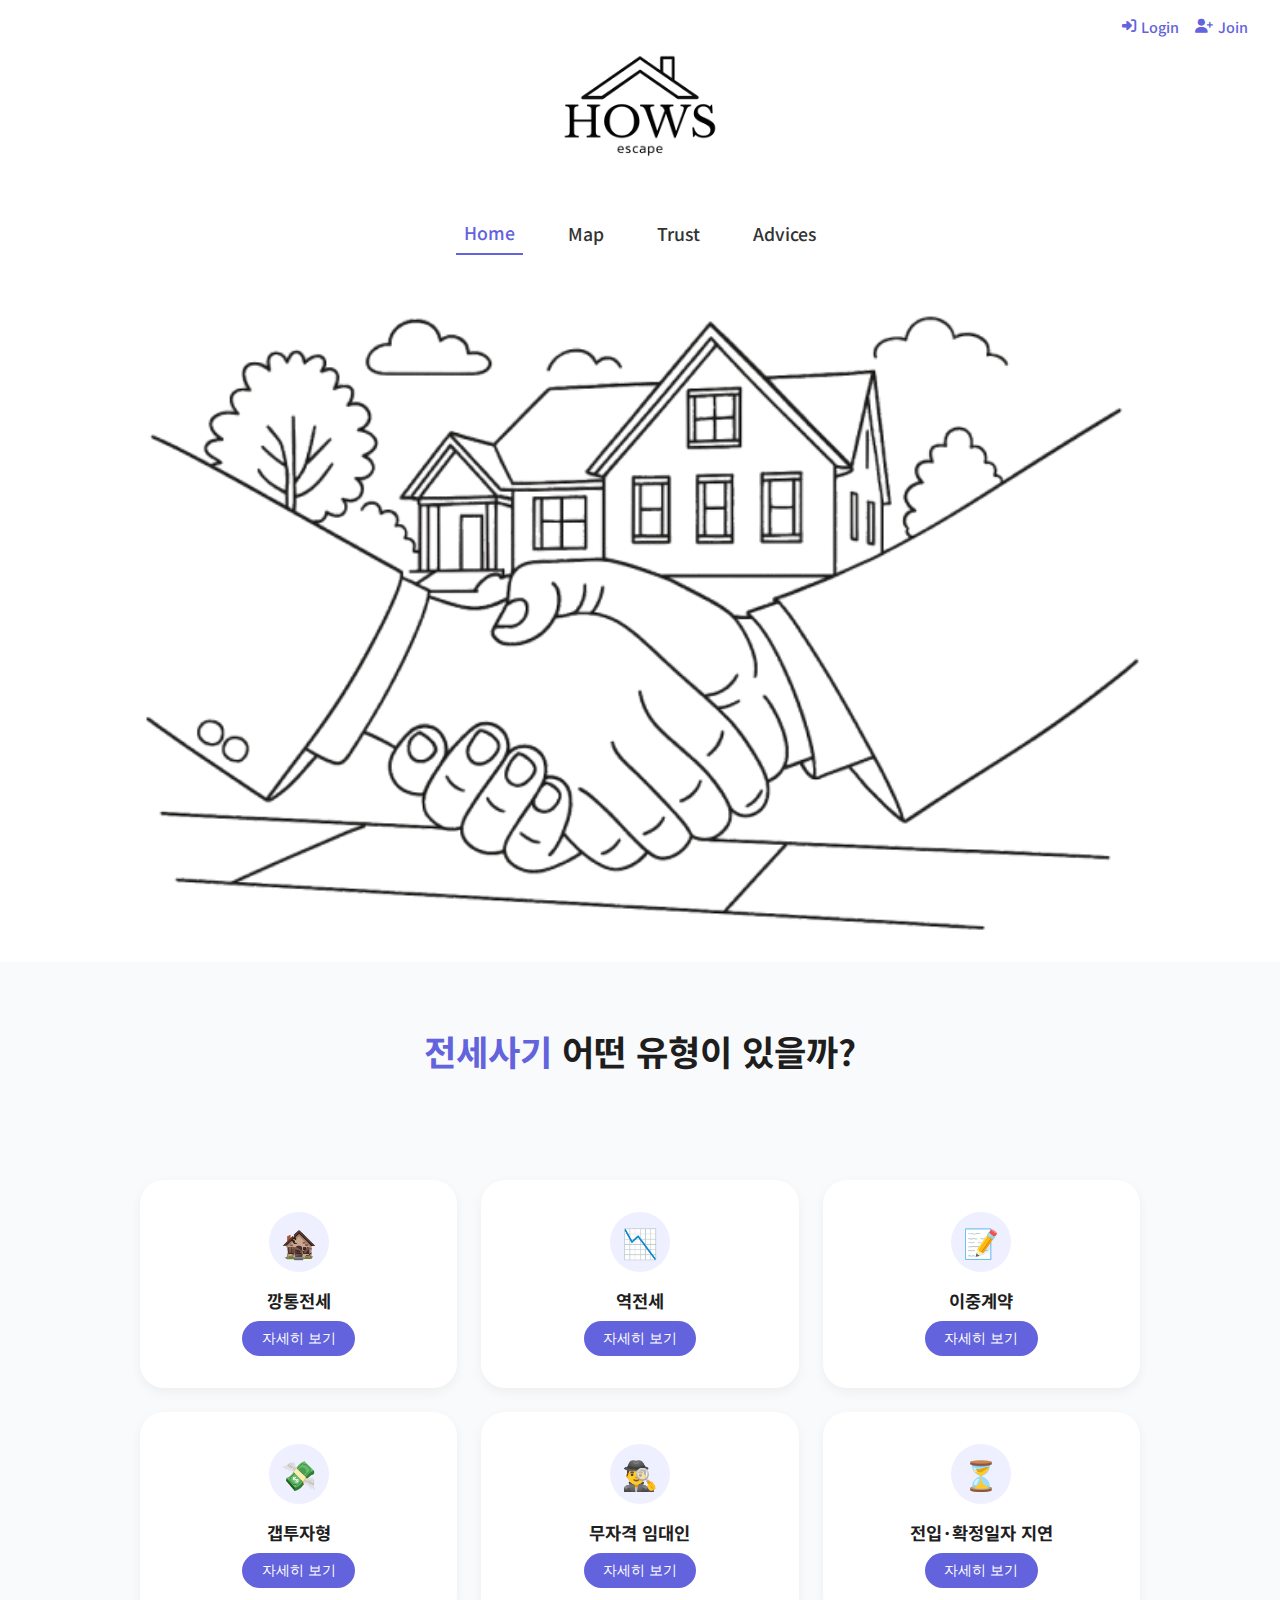
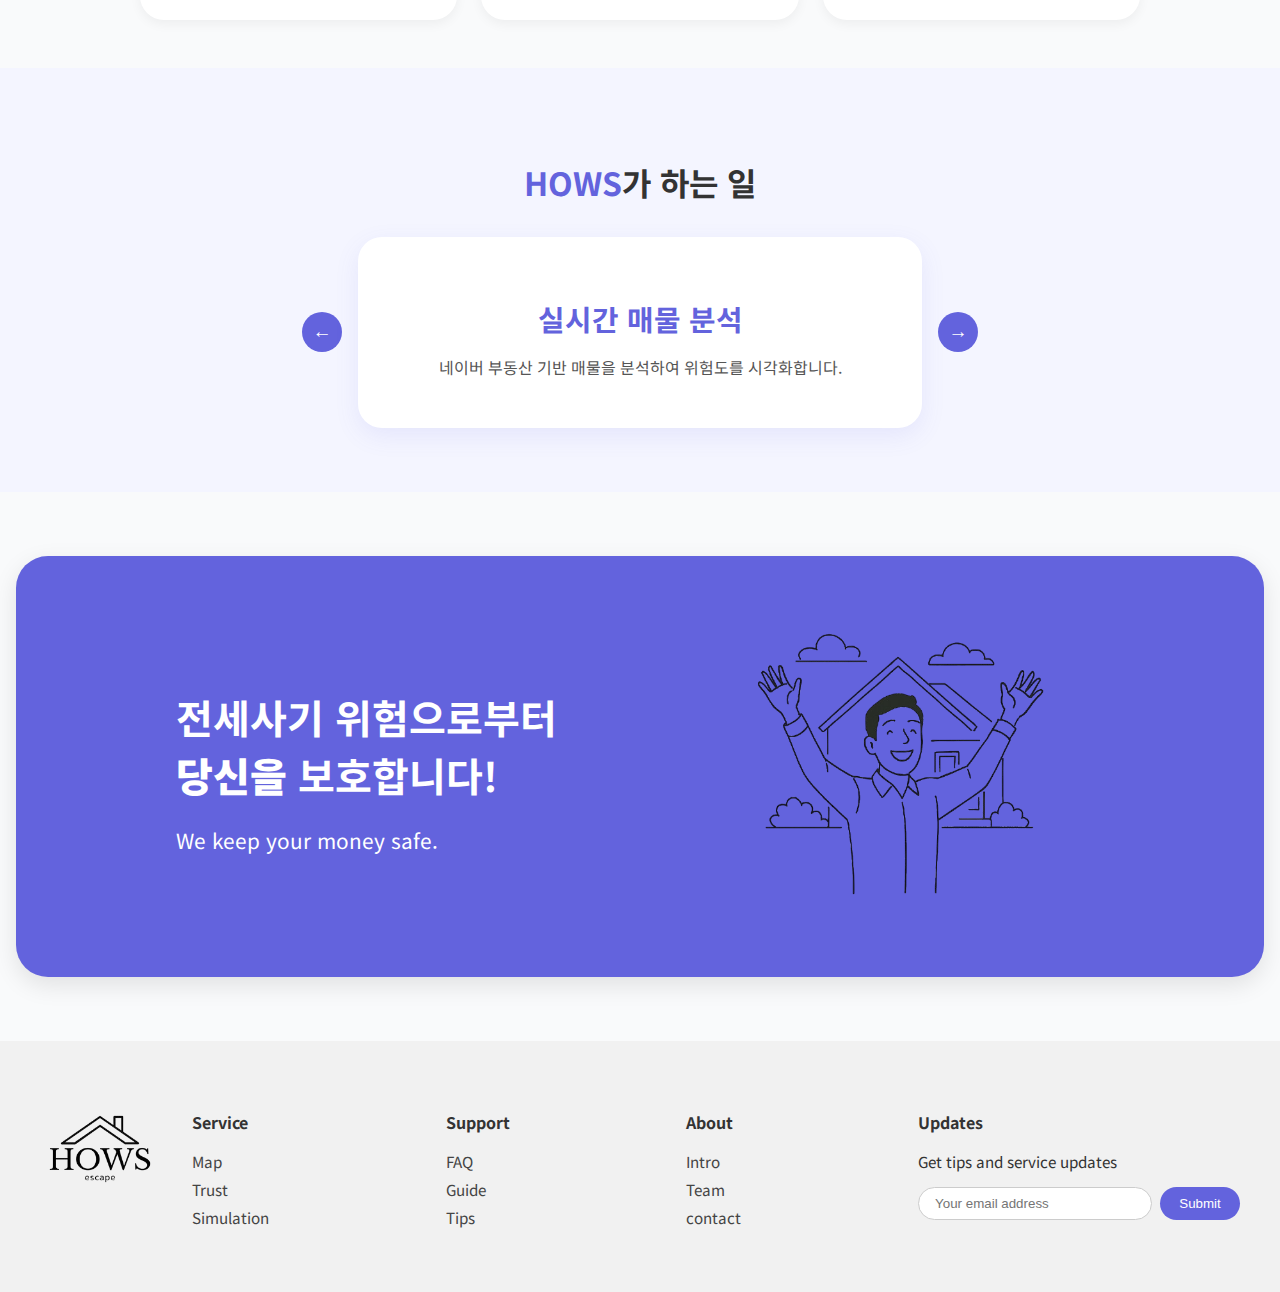
<file: template/html/index.html>
<!DOCTYPE html>
<html lang="ko">
<head>
  <meta charset="UTF-8" />
  <meta name="viewport" content="width=device-width, initial-scale=1.0" />
  <title>HOWS - 전세사기 방지</title>
  <link rel="stylesheet" href="../css/index.css" />
  <link href="https://fonts.googleapis.com/css2?family=Noto+Sans+KR:wght@400;500;700&display=swap" rel="stylesheet">
  <link rel="stylesheet" href="https://cdnjs.cloudflare.com/ajax/libs/font-awesome/6.5.0/css/all.min.css" />
  <script src="../js/index.js" defer></script>
</head>
<body class="home-page">

  <!-- 헤더 -->
  <header class="main-header">
    <a href="./index.html"><img src="../../assets/hows_logo.png" alt="HOWS 로고" class="logo" /></a>
    <div class="auth-top">
      <a href="#" class="auth-link login-link">
        <i class="fas fa-sign-in-alt"></i><span>Login</span>
      </a>
      <a href="#" class="auth-link join-link">
        <i class="fas fa-user-plus"></i><span>Join</span>
      </a>
    </div>
<!-- 로그인 상태 -->
  <div class="auth-top-loggedin" style="display: none;">
    <a href="./index.html" class="auth-link logout-link">
      <i class="fas fa-sign-out-alt"></i><span>Logout</span>
    </a>
    <a href="#" class="auth-link edit-link">
      <i class="fas fa-user-edit"></i><span>Edit</span>
    </a>
  </div>

   <!-- 로그인 모달 -->
<div id="login-modal" class="modal">
  <div class="modal-box">
    <div class="modal-left">
    <img src="../../assets/hows_logo.png" alt="Create Account 이미지" class="modal-image" />
      <a href="#" id="go-to-join">Create New Account</a>
    </div>
    <div class="modal-right">
      <form class="login-form" method="post" action="http://localhost:8000/login" onsubmit="return handleLogin(event)">
        <h2>Sign In</h2>
        <input type="text" name="id" placeholder="ID">
        <input type="password" name="pw" placeholder="Password">
        <input type="submit" value="Go →">
      </form>
    </div>
    <span class="close">&times;</span>
  </div>
</div>

<!-- 회원가입 모달 -->
<div id="join_modal" class="modal">
  <div class="modal-box-join">
    <form class="join-form" method="post", action="http://localhost:8000/join" onsubmit="return handleJoinSubmit(event)">
      <span class="close">&times;</span>
      <h1>Join us!</h1>
      <label for="name">이름</label>
      <input type="text" name="name" placeholder="Name" required>
      <label for="id">아이디</label>
      <input type="text" name="id" placeholder="ID" required>
      <label for="pw">비밀번호</label>
      <input type="password" name="pw" placeholder="Password" required>
      <label for="phone">전화번호</label>
      <input type="text" name="phone" placeholder="Phone Number" required>
      <label for="email">이메일</label>
      <input type="text" name="email" placeholder="Email" required>

      <button type="submit">Join</button>
    </form>
  </div>
</div>


    <nav class="nav-menu">
      <a href="./index.html" class="active">Home</a>
      <a href="./map.html">Map</a>
      <a href="./trust.html">Trust</a>
      <a href="./advices.html">Advices</a>
    </nav>
    <img src="../../assets/handshake-removebg.png" alt="악수 이미지" class="hero-img" />
  </header>
  <!-- 회원수정 모달 -->
  <div id="edit_modal" class="modal">
    <div class="modal-box-edit">
      <form class="edit-form" method="post", action="http://localhost:8000/edit" onsubmit="return handleeditSubmit(event)">
        <span class="close">&times;</span>
        <h1>Edit</h1>
        <label for="id">아이디</label>
        <input type="text" name="id" placeholder="ID" required readonly>
        <label for="pw">비밀번호</label>
        <input type="password" name="pw" placeholder="Password" required>
        <label for="phone">전화번호</label>
        <input type="text" name="phone" placeholder="Phone Number" required>
        <label for="email">이메일</label>
        <input type="text" name="email" placeholder="Email" required>
  
        <button type="submit">done!</button>
      </form>
    </div>
  </div>
  <!-- 메인 콘텐츠 -->
  <main>

    <!-- 소개 영역 -->
    <section class="hero-content">
      <h1><span class="highlight">전세사기</span> 어떤 유형이 있을까?</h1>
    </section>

    <!-- 카드형 유형 소개 -->
    <section id="tips" class="card-section">
      <div class="card-grid">
        <div class="card">
          <div class="icon-circle">🏚️</div>
          <h3>깡통전세</h3>
          
          <button class="card-btn" onclick="openModal('modal-ggangtong')">자세히 보기</button>
        </div>
        <div class="card">
          <div class="icon-circle">📉</div>
          <h3>역전세</h3>
          
          <button class="card-btn" onclick="openModal('modal-down')">자세히 보기</button>
        </div>
        <div class="card">
          <div class="icon-circle">📝</div>
          <h3>이중계약</h3>
          
          <button class="card-btn" onclick="openModal('modal-double')">자세히 보기</button>
        </div>
        <div class="card">
          <div class="icon-circle">💸</div>
          <h3>갭투자형</h3>
          
          <button class="card-btn" onclick="openModal('modal-fake')">자세히 보기</button>
        </div>
        <div class="card">
          <div class="icon-circle">🕵️‍♂️</div>
          <h3>무자격 임대인</h3>
          
          <button class="card-btn" onclick="openModal('modal-no')">자세히 보기</button>
        </div>
        <div class="card">
          <div class="icon-circle">⏳</div>
          <h3>전입·확정일자 지연</h3>
          
          <button class="card-btn" onclick="openModal('modal-delay')">자세히 보기</button>
        </div>
      </div>
    </section>
      <div id="modal-ggangtong" style="display: none;" class="modal-scam" onclick="closeModal(event)">
        <div class="modal-scam-content">
          <div class="modal-icon-title">
            <div class="icon">🏚️</div>
            <h3>깡통전세란?</h3>
          </div>
          <p class="modal-subdesc highlight-box">
          전세금이 매매가(집값)보다 같거나 높아서,<br />
          집이 경매로 넘어가도 보증금을 돌려받기 어려운 상황입니다.
        </p>
        <h4>왜 위험할까?</h4>
        <p>집값이 조금만 떨어져도 세입자 보증금 전액 손실 가능 하며 집주인이 도산하거나 잠적하면 회수가 불가능하게 됩니다</p>
        <h4>사례</h4>
        <p>2억짜리 신축 빌라에 1.9억 전세 → 집값 하락 후 경매 → 보증금 대부분 손해</p>        </p>
        <h4>예방 방법</h4>
        <ul><li>등기부등본 확인 (대출, 근저당 설정 여부)</li><li>매매가 대비 전세가 비율 체크 (80% 이상이면 주의!)</li><li>전세보증금 반환보증 가입</li></ul>
        <button class="modal-close" onclick="closeModal(event)">닫기</button>
      </div>
    </div>
      </div>
      <div id="modal-down" style="display: none;" class="modal-scam" onclick="closeModal(event)">
        <div class="modal-scam-content">
          <div class="modal-icon-title">
            <div class="icon">📉</div>
            <h3>역전세란?</h3>
          </div>
          <p class="modal-subdesc highlight-box">
            전세 시세가 떨어져 새 세입자를 구하지 못하거나, 낮은 가격에만 계약할 수 있게 되어</br>
            보증금을 돌려주기 어려운 상황
        </p>
        <h4>왜 위험할까?</h4>
        <p>집값 하락이나 공급 과잉으로 전세 수요가 줄면,
        집주인이 기존 세입자의 전세금을 신규 계약으로 충당하지 못하게 되고 집주인의 유동성 부족은 보증금 미반환 사태를 발생시킵니다.</p>
        <h4>사례</h4>
        <ul><li>2년 전 2억 전세 계약 → 재계약 시 시세 1.5억</li>
          <li>신규 세입자 구해도 기존 세입자에게 5천만 원 못 돌려줌</li>
          <li>전세보증금 반환 소송 → 수년 걸림 </li> </ul>  
        <h4>예방 방법</h4>
        <ul><li>계약 시 전세가 하락 추세인지 확인</li><li>입주 전 최신 시세 조회 필수</li><li>필요 시 보증보험 가입 또는 보증금 일부 조정 협의
        </li></ul>
        <button class="modal-close" onclick="closeModal(event)">닫기</button>
      </div>
    </div>
      </div>
      <div id="modal-double" style="display: none;" class="modal-scam" onclick="closeModal(event)">
        <div class="modal-scam-content">
          <div class="modal-icon-title">
            <div class="icon">📝</div>
            <h3>이중계약이란?</h3>
          </div>
          <p class="modal-subdesc highlight-box">
            하나의 부동산에 대해 복수의 임차인과 중복 계약을 맺거나,</br>
            실제 소유자 또는 계약 조건을 속여 이중으로 계약을 진행하는 사기 수법입니다.
        </p>
        <h4>왜 위험할까?</h4>
        <p> 같은 집을 여러 사람에게 전세 계약해 보증금을 중복으로 받아 챙기고,  
          대항력 없는 세입자는 보증금을 전혀 돌려받지 못할 수 있습니다.</p>
        <h4>사례</h4>
        <ul>
          <li>같은 날 2명에게 1층 빌라 전세 계약 체결</li>
          <li>두 명 다 전입신고함 → 집주인 보증금 들고 잠적</li>
          <li>한 명만 대항력 인정 → 나머지는 피해 발생</li>
        </ul>
        
        <h4>예방 방법</h4>
        <ul>
          <li>등기부등본으로 실제 소유자 여부 확인</li>
          <li>계약 즉시 전입신고 + 확정일자 받기</li>
          <li>공인중개사 여부 확인 (무자격 중개 주의)</li>
        </ul>
        <button class="modal-close" onclick="closeModal(event)">닫기</button>
      </div>
    </div>
      </div>
      <div id="modal-fake" style="display: none;" class="modal-scam" onclick="closeModal(event)">
        <div class="modal-scam-content">
          <div class="modal-icon-title">
            <div class="icon">💸</div>
            <h3>갭투자형 사기란?</h3>
          </div>
          <p class="modal-subdesc highlight-box">
            세입자의 전세금으로 집을 사들이고,  
            이후 보증금을 돌려주지 못한 채 잠적하거나 파산하는 전세사기 유형입니다.
          </p>
        <h4>왜 위험할까?</h4>
        <p>
          전세가가 매매가에 육박하거나 초과하는 구조에서 시세가 하락하면 보증금 회수가 거의 불가능해집니다. </p>
        <h4>사례</h4>
        <ul>
          <li>2억짜리 신축 빌라에 전세 1.9억 → 실투자 거의 없음</li>
          <li>집값 하락 + 연락두절 → 경매</li>
          <li>보증금 절반도 못 돌려받음</li>
        </ul>
        
        <h4>예방 방법</h4>
        <ul>
          <li>전세가율 80% 이상이면 의심</li>
          <li>다수 매물 보유한 임대인 경계</li>
          <li>전세보증금 반환 보증 가입</li>
        </ul>
        
        <button class="modal-close" onclick="closeModal(event)">닫기</button>
      </div>
    </div>
      </div>
      <div id="modal-no" style="display: none;" class="modal-scam" onclick="closeModal(event)">
        <div class="modal-scam-content">
          <div class="modal-icon-title">
            <div class="icon">🕵️‍♂️</div>
            <h3>무자격 임대인이란?</h3>
          </div>
          <p class="modal-subdesc highlight-box">
            소유자가 아님에도 위조된 서류나 신분을 통해  
            임차인과 불법으로 계약을 맺고 전세금을 편취하는 전세사기 유형입니다.
          </p>
          
        <h4>왜 위험할까?</h4>
        <p>
          계약 상대방이 실제 소유자가 아니면 계약 자체가 무효가 되고,  
          대항력이나 우선변제권도 가질 수 없어 보증금을 돌려받기 매우 어렵습니다.
        </p>
        <h4>사례</h4>
        <ul>
          <li>가짜 위임장으로 대리인 사칭</li>
          <li>집주인인 줄 알고 계약했으나 소유자와 무관</li>
          <li>보증금 반환 불가 판결</li>
        </ul>

        <h4>예방 방법</h4>
        <ul>
          <li>등기부등본으로 소유자 확인</li>
          <li>위임 계약 시 공증된 위임장 필수</li>
          <li>공인중개사 자격증 & 사무소 등록번호 확인</li>
        </ul>
        
        <button class="modal-close" onclick="closeModal(event)">닫기</button>
      </div>
    </div>
      </div>
      <div id="modal-delay" style="display: none;" class="modal-scam" onclick="closeModal(event)">
        <div class="modal-scam-content">
          <div class="modal-icon-title">
            <div class="icon">⏳</div>
            <h3>전입·확정일자 지연이란?</h3>
          </div>
          <p class="modal-subdesc highlight-box">
            전입신고나 확정일자를 고의로 지연시켜  
            세입자의 대항력·우선변제권을 무력화시키는 전세사기 유형입니다.
          </p>
          
        <h4>왜 위험할까?</h4>
        <p>
          대항력과 우선변제권은 전입신고와 확정일자를 기준으로 결정되기 때문에,  
          이를 놓치면 보증금 반환이 불가능해질 수 있습니다.
        </p>
        <h4>사례</h4>
        <ul>
          <li>계약 후 “며칠 뒤 전입하라”는 유도</li>
          <li>그 사이 근저당 설정 + 이중계약 발생</li>
          <li>세입자 A는 순위 밀려 보증금 못 돌려받음</li>
        </ul>
        
        <h4>예방 방법</h4>
        <ul>
          <li>계약 후 즉시 전입신고 + 확정일자 받기</li>
          <li>지연 요구 시 계약 중단 고려</li>
          <li>등기부등본 최신본 확인</li>
        </ul>
        
        <button class="modal-close" onclick="closeModal(event)">닫기</button>
      </div>
    </div>
      </div>
      
    <!-- 기능 슬라이드 -->
    <section id = "guide" class="about-hows-slider">
      <h2><span class="highlight">HOWS</span>가 하는 일</h2>
      <div class="slider-container">
        <button class="nav-btn prev">←</button>
        <div class="about-slide active">
          <h3>실시간 매물 분석</h3>
          <p>네이버 부동산 기반 매물을 분석하여 위험도를 시각화합니다.</p>
        </div>
        <div class="about-slide">
          <h3>임대인 신뢰도 검사</h3>
          <p>등기부등본 기반 계약자의 신뢰도를 자동 분석합니다.</p>
        </div>
        <div class="about-slide">
          <h3>전세사기 시뮬레이션 </h3>
          <p>가상의 계약 상황을 바탕으로 사기 위험 요소를 사전 점검합니다. </p>
        </div>
        <button class="nav-btn next">→</button>
      </div>
    </section>

    <!-- CTA 배너 -->
    <section class="cta-banner">
      <div class="cta-inner">
        <div class="cta-text">
          <h2>전세사기 위험으로부터<br /><strong>당신을</strong> 보호합니다!</h2>
          <p>We keep your money safe.</p>
        </div>
        <div class="cta-image">
          <img src="../../assets/hi.png" alt="아래사진" />
        </div>
      </div>
    </section>

  </main>

  <!-- 푸터 -->
  <footer class="footer">
    <div class="footer-inner">
      <div class="footer-logo">
        <img src="../../assets/hows_logo.png" alt="HOWS 로고" />
      </div>
      <div class="footer-columns">
        <div>
          <h4>Service</h4>
          <ul>
            <li><a href="map.html">Map</a></li>
            <li><a href="trust.html">Trust</a></li>
            <li><a href="advices.html">Simulation</a></li>
          </ul>
        </div>
        <div>
          <h4>Support</h4>
          <ul>
            <li><a href="#" id="faq-link">FAQ</a></li>
            <li><a href="#" id="guide-link">Guide</a></li>
            <li><a href="#" id ="tips-link">Tips</a></li>
          </ul>
        </div>
        <div>
          <h4>About</h4>
          <ul>
            <li><a href="#">Intro</a></li>
            <li><a href="#team">Team</a></li>
            <li><a href="#" class="open-contact-modal">contact</a></li>

          </ul>
        </div>
        <div class="footer-newsletter">
          <h4>Updates</h4>
          <p>Get tips and service updates</p>
          <form>
            <input type="email" placeholder="Your email address" />
            <button type="submit">Submit</button>
          </form>
        </div>
      </div>
    </div>
  </footer>
  <!-- Contact Modal -->
<div id="contactModal" class="contact-modal">
  <div class="contact-modal-box">
    <span class="contact-close-btn" onclick="document.getElementById('contactModal').style.display='none'">&times;</span>
    <h1> CONTACT US!</h1>
    <ul class="contact-list">
      <li>
        <h2>협업 제안하기</h2>
    <p>HOWS는 전세사기 예방을 위한 다양한 협력 기회를 열어두고 있습니다.</p>
    <ul>
      <li> 공공기관 · 지자체 연계</li>
      <li> 법률 · 부동산 스타트업 협업</li>
      <li> 연구기관 · 학술 프로젝트</li>
    </ul>
    <p style="margin-top: 10px;">제안은 아래 메일로 보내주세요!</p>
    <p><strong>📧goldew@gmail.com</strong></p>
      </li>
    </ul>
  </div>
</div>

  <!-- Team Modal -->
<div id="teamModal" class="Tmodal">
  <div class="Tmodal-content">
    <span class="Tclose-btn">&times;</span>
    <h2>황금이슬</h2>
    <div class="team-container">
      <div class="team-card">
        <img src="../../assets/mem1.png" alt="차황현">
        <h3>차황현</h3>
        <p>Frontend Developer</p>
      </div>
      <div class="team-card">
        <img src="../../assets/mem4.png" alt="남다슬">
        <h3>남다슬</h3>
        <p>Frontend Developer</p>
      </div>
      <div class="team-card">
        <img src="../../assets/mem3.png" alt="김주석">
        <h3>김주석</h3>
        <p>Backend Developer</p>
      </div>
      <div class="team-card">
        <img src="../../assets/mem2.png" alt="이희제">
        <h3>이희제</h3>
        <p>Backend Developer</p>
      </div>
   
    </div>
  </div>
</div>
<div id="faqModal" class="Fmodal" style="display: none;" >
  <div class="Fmodal-content" >
    <span class="Fclose-btn">&times;</span>
    <section class="faq-section">
      <h2>FAQ</h2>

  <div class="accordion">
    <div class="accordion-item">
      <button class="accordion-header">1. 계약 전에 꼭 확인해야 하는 건 뭐가 있나요?</button>
      <div class="accordion-body">
        전세 계약 전 등기부등본, 근저당 여부, 전세가율 등을 반드시 확인해야 안전한 거래를 할 수 있습니다.
      </div>
    </div>

    <div class="accordion-item">
      <button class="accordion-header">2. 임대인 신뢰도는 어떻게 분석되나요?</button>
      <div class="accordion-body">
        등기부등본, 근저당, 채무 이력, 소유권 변동 등을 자동 분석하여 임대인의 신뢰 점수를 제공합니다.
      </div>
    </div>

    <div class="accordion-item">
      <button class="accordion-header">3. 지도에 표시되는 위험도 기준은 무엇인가요?</button>
      <div class="accordion-body">
        전세가율, 지역 통계, 근저당 설정 여부 등 다양한 지표를 종합 분석하여 매물의 위험도를 시각화합니다.
      </div>
    </div>

    <div class="accordion-item">
      <button class="accordion-header">4. 시뮬레이션은 왜 필요한가요?</button>
      <div class="accordion-body">
        전세사기는 계약 전에는 티가 나지 않는 경우가 많습니다. 시뮬레이션을 통해 사기 유형을 체험하고, 어떤 질문과 상황에서 주의해야 하는지 미리 익히는 것이 피해를 예방하는 가장 효과적인 방법 중 하나입니다.
      </div>
    </div>

    <div class="accordion-item">
      <button class="accordion-header">5. HOWS는 무료인가요?</button>
      <div class="accordion-body">
        기본 기능은 모두 무료로 제공되며, 일부 고급 기능은 추후 유료로 전환될 수 있습니다.
      </div>
    </div>
  </div>
</section>
</div>





  
</body>
</html>
</file>
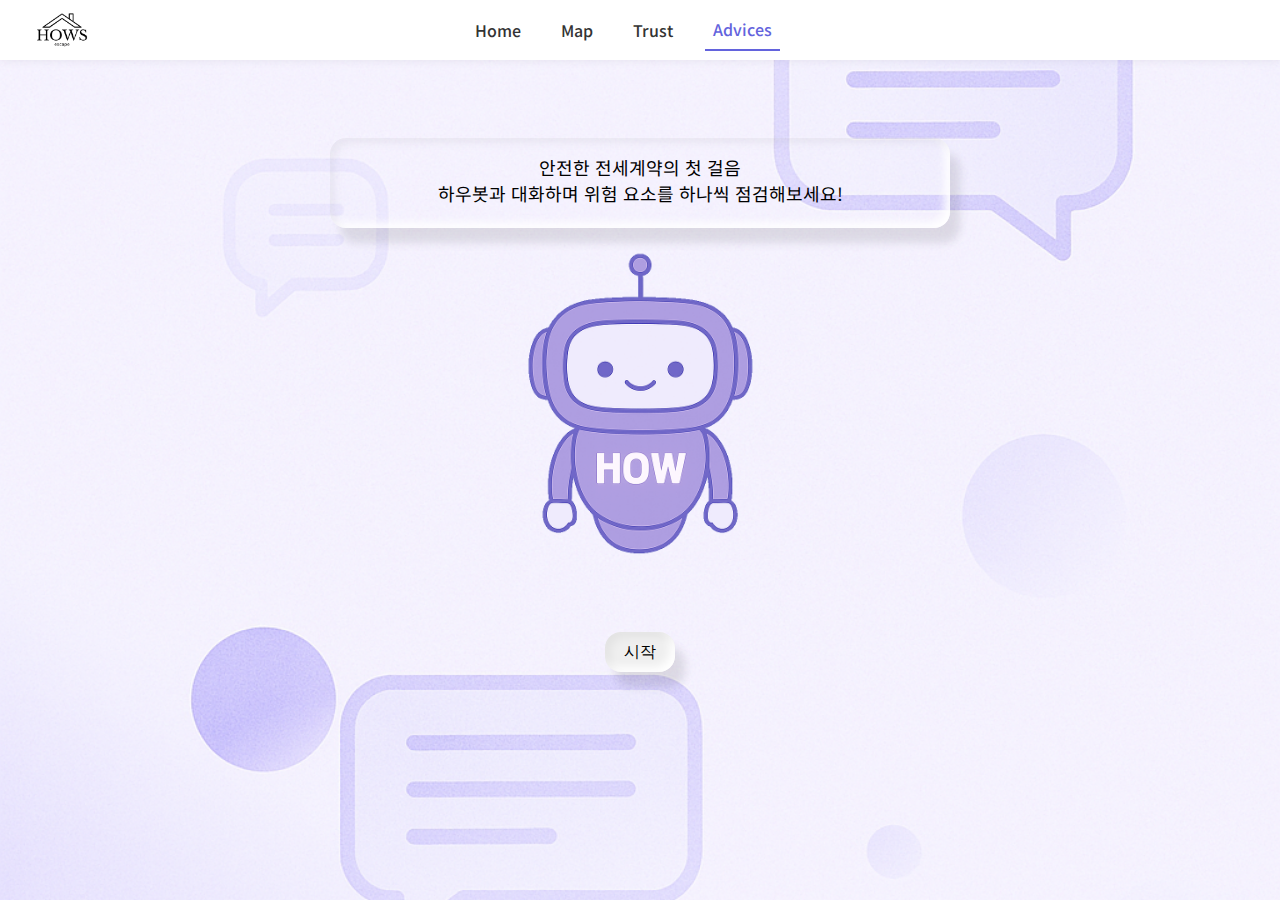
<file: template/html/advices.html>
<!DOCTYPE html>
<html lang="ko">
<head>
    <meta charset="UTF-8">
    <meta name="viewport" content="width=device-width, initial-scale=1.0">
    <title>Document</title>
    <link rel="stylesheet" href="../css/advices.css" />
    <link href="https://fonts.googleapis.com/css2?family=Noto+Sans+KR:wght@400;500;700&display=swap" rel="stylesheet">
    <link rel="stylesheet" href="https://cdnjs.cloudflare.com/ajax/libs/font-awesome/6.5.0/css/all.min.css" />
    <script src="../js/advices.js" defer></script>
</head>
<body class="map-page">
  <header class="main-header hact">
      <a href="./index.html"><img src="../../assets/hows_logo.png" alt="HOWS 로고" class="logo lact" /></a>
      <nav class="nav-menu">
        <nav class="nav-menu">
          <a href="./index.html">Home</a>
          <a href="./map.html">Map</a>
          <a href="./trust.html">Trust</a>
          <a href="./advices.html" class="active">Advices</a>
        </nav>
      <div class="gara" style="width: 70px;"></div>
  </header>
  <div class="main">
    <div class="robotbox">
      <div class="text-box">
          <p class="ro-text">안전한 전세계약의 첫 걸음</p>
          <p class="ro-text"></strong>하우봇</strong>과 대화하며 위험 요소를 하나씩 점검해보세요!</p>
      </div>
      <ul class="menu">
        <div class="robot"></div>
        <li class ='gpt-start' style="--i:0" data-type="깡통전세">
          <div class="robot-menu">
            <div class="menu-img" style="background-image: url(../../assets/can.png);"></div>
            <p>깡통전세</p>
          </div>
        </li>
    
        <li class ='gpt-start' li style="--i:1"  data-type="위조계약">
          <div class="robot-menu">
            <div class="menu-img" style="background-image: url(../../assets/fake.png);"></div>
            <p>위조 계약</p>
          </div>
        </li>
        <li class ='gpt-start' li style="--i:2" data-type="이중계약">
          <div class="robot-menu">
            <div class="menu-img" style="background-image: url(../../assets/double.png);"></div>
            <p>이중 계약</p>
          </div>
        </li>
        <li class ='gpt-start' li style="--i:3" data-type="명의신탁">
          <div class="robot-menu">
            <div class="menu-img" style="background-image: url(../../assets/other.png);"></div>
            <p>명의 신탁</p>
          </div>
        </li>
        <li class ='gpt-start' li style="--i:4" data-type="보증보험 악용">
          <div class="robot-menu">
            <div class="menu-img" style="background-image: url(../../assets/bo.png);"></div>
            <p>보증보험 악용</p>
          </div>
        </li>
        <li class ='gpt-start' li style="--i:5" data-type="">
          <div class="robot-menu">
            <div class="menu-img" style="background-image: url(../../assets/apa.png);"></div>
            <p>분양형 사기</p>
          </div>
        </li>
        <li class ='gpt-start' li style="--i:6" data-type="위장 임대인">
          <div class="robot-menu">
            <div class="menu-img" style="background-image: url(../../assets/we.png);"></div>
            <p>위장 임대인</p>
          </div>
        </li>
        <li class ='gpt-start' li style="--i:7" data-type="전세권 미설정">
          <div class="robot-menu">
            <div class="menu-img" style="background-image: url(../../assets/noset.png);"></div>
            <p>진세권 미설정</p>
          </div>
        </li>
      </ul>
      <div id="overlay" class="overlay"></div> 
      <div class="chat-answer" id="chat-modal">
        
        <div id="chat-box"></div>
        <div id="chat-loading" style="display: none;">💬 하우봇이 응답 중입니다...</div>
        <div id="chat-input-box">
        <input type="text" id="chat-input" placeholder="답변을 입력하세요." />
        <button onclick="sendChat()">전송</button>
        <button id="close-chat-btn" class="exit-btn" title="대화 종료">종료</button>
        </div>
      </div>
      
      <button class="robot-btn">시작</button> 
    </div>
  </div>
</body>
</html>
</file>
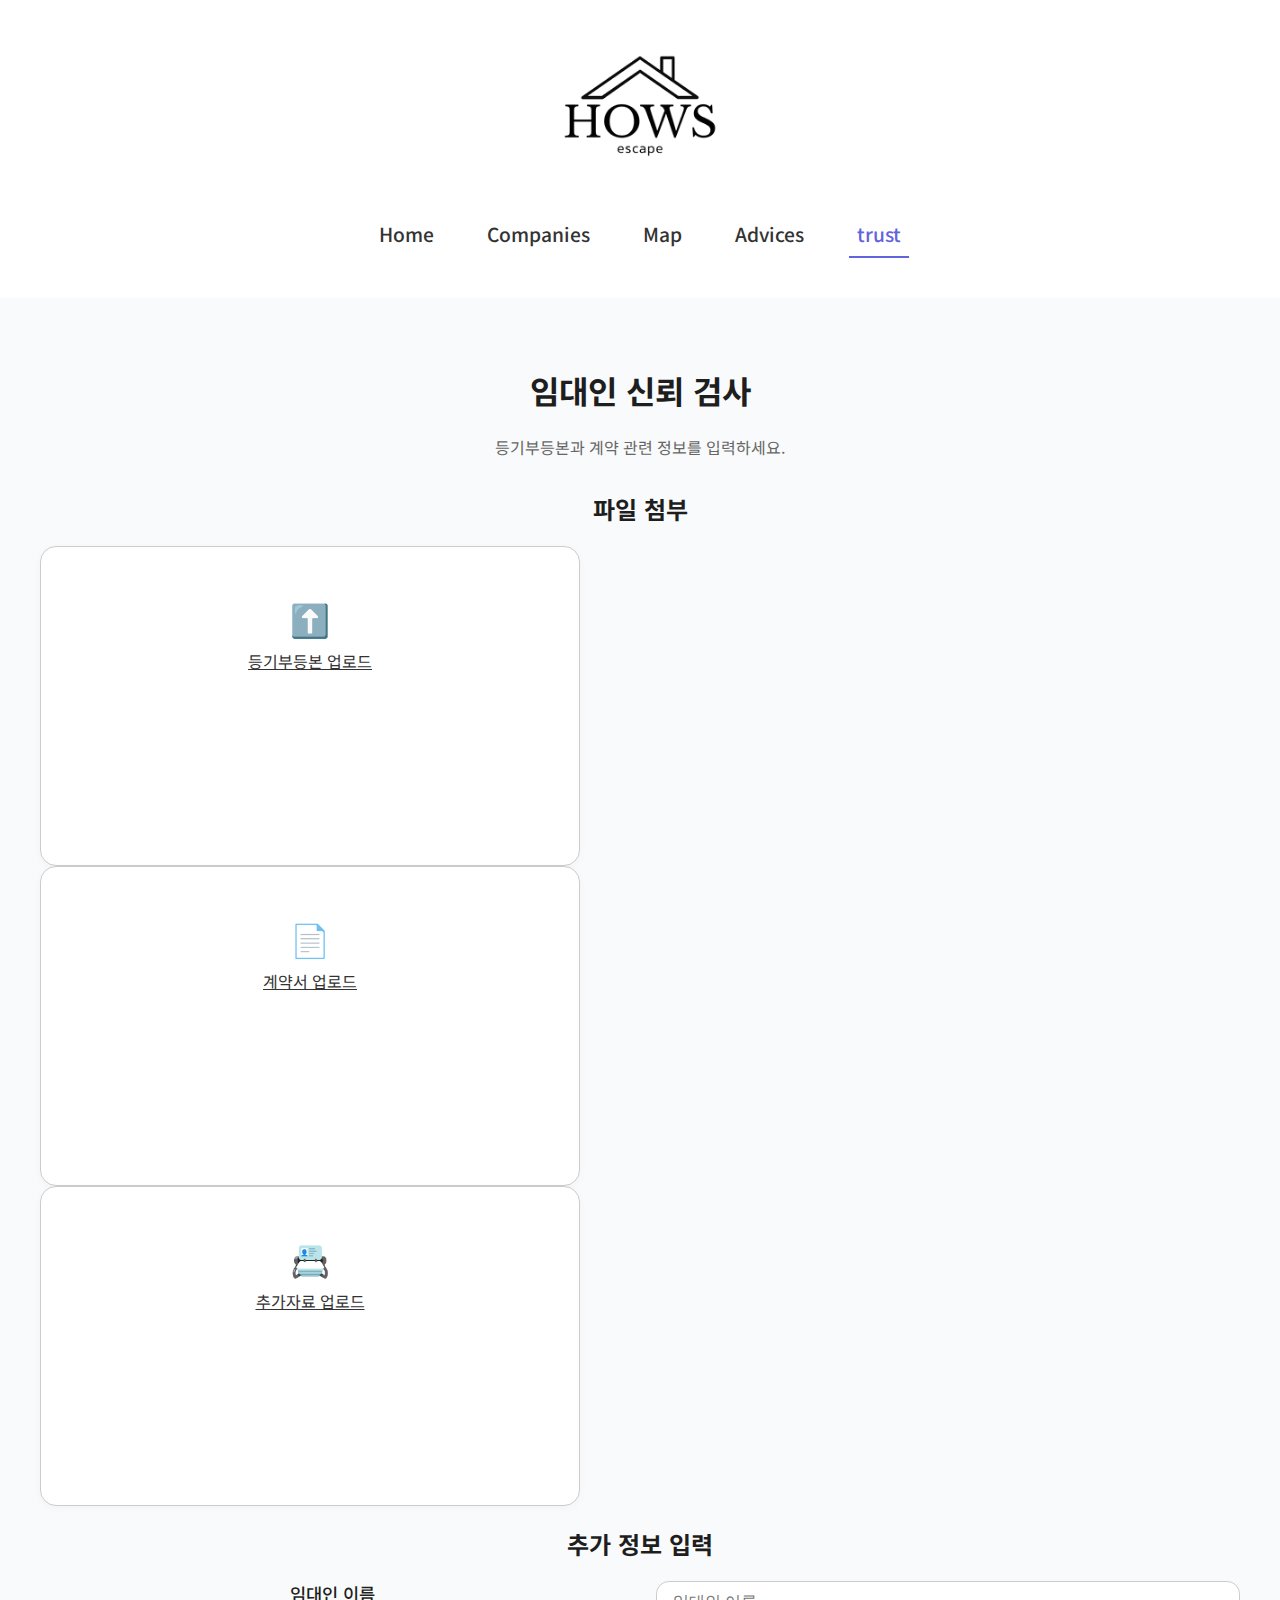
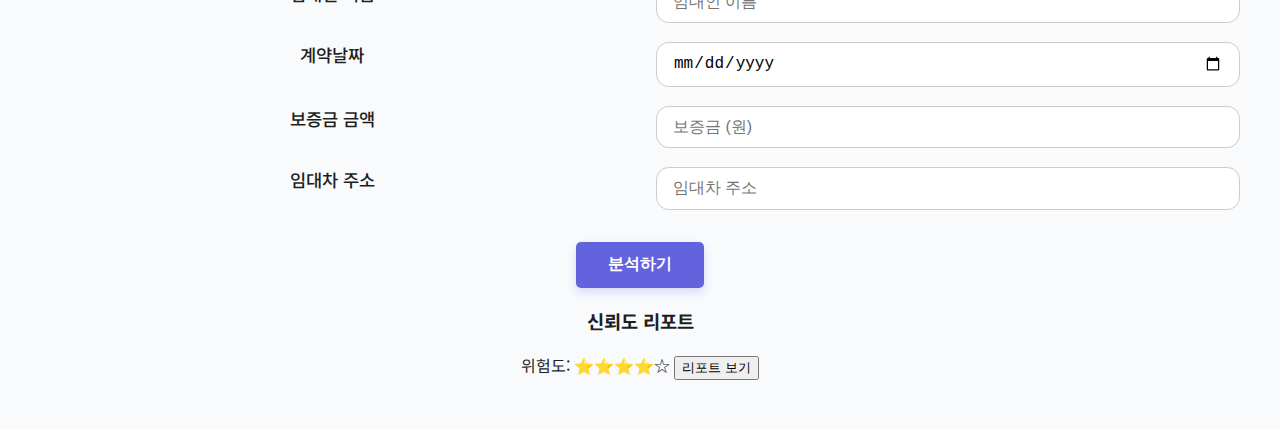
<file: template/html/trust.html>
<!DOCTYPE html>
<html lang="ko">
<head>
  <meta charset="UTF-8" />
  <meta name="viewport" content="width=device-width, initial-scale=1.0" />
  <title>임대인 신뢰 검사 - HOWS</title>
  <link rel="stylesheet" href="../css/trust.css" />
  <link href="https://fonts.googleapis.com/css2?family=Noto+Sans+KR:wght@400;500;700&display=swap" rel="stylesheet">
  <link rel="stylesheet" href="https://cdnjs.cloudflare.com/ajax/libs/font-awesome/6.5.0/css/all.min.css"/>
  <script src="../js/trust.js" defer></script>
</head>

    <body>
        <header class="main-header">
          <a href="./index.html"><img src="../../assets/hows_logo.png" alt="HOWS 로고" class="logo" /></a>
          <nav class="nav-menu">
            <a href="./index.html">Home</a>
            <a href="#">Companies</a>
            <a href="./map.html">Map</a>
            <a href="./advices.html">Advices</a>
            <a href="./trust.html" class="active">trust</a>
          </nav>
        </header>
        
  <main class="trust-page">
    <h1>임대인 신뢰 검사</h1>
    <p class="subtitle">등기부등본과 계약 관련 정보를 입력하세요.</p>

    <!-- 좌우 나뉜 두 개의 영역 -->
    <div class="trust-row">
      <!-- 왼쪽: 파일 첨부 -->
      <section class="trust-left">
        <h2>파일 첨부</h2>

        <div class="upload-box">
          <label for="file1" class="upload-click-area">
          <div class="upload-icon">⬆️</div>
          <div class="upload-label">등기부등본 업로드</div>
          </label>
          <button type="button" class="clear-btn" style="display: none;">삭제</button>
          <input type="file" id="file1" class="file-input" accept=".pdf,image/*" style="display: none;" />
          <p class="file-name"></p>
        </div>
        
        <div class="upload-box">
          <label for="file2" class="upload-click-area">
          <div class="upload-icon">📄</div>
          <div class="upload-label">계약서 업로드</div>
          </label>
          <button type="button" class="clear-btn" style="display: none;">삭제</button>
          <input type="file" id="file2" class="file-input" accept=".pdf,image/*" style="display: none;" />
          <p class="file-name"></p>
        </div>
        <div class="upload-box">
          <label for="file3" class="upload-click-area">
          <div class="upload-icon">📇</div>
          <div class="upload-label">추가자료 업로드</div>
          </label>
          <button type="button" class="clear-btn" style="display: none;">삭제</button>
          <input type="file" id="file3" class="file-input" accept=".pdf,image/*" style="display: none;" />
          <p class="file-name"></p>
        </div>

    
      </section>

      <!-- 오른쪽: 계약 정보 -->
      <section class="trust-right">
        <h2>추가 정보 입력</h2>
        <form class="trust-form">
          <label for="own_name">임대인 이름</label>
          <input type="text" placeholder="임대인 이름" />
          
            <label for="date">계약날짜</label>
            <input type="date" />
            <label for="money">보증금 금액</label>
          <input type="text" placeholder="보증금 (원)" />
          
          <label for="address">임대차 주소</label>
          <input type="text" placeholder="임대차 주소" />
          </div>
        </form>
      </section>
      
    </div>

    <section class="trust-check">
      <button id="start-check-btn">분석하기</button>
    </section>
    
    <!-- 아래쪽: 리포트 영역 -->
    <section class="trust-report">
      <h3>신뢰도 리포트</h3>
      <div class="report-row">
        <span>위험도: ⭐⭐⭐⭐☆</span>
        <button>리포트 보기</button>
      </div>
      
    </section>
  </main>


</body>
</html>
</file>
<file: template/css/index.css>
:root {
  --main-color: #6363DD;
  --bg-color: #F9FAFB;
  --text-dark: #1E1E1E;
  --text-light: #666666;
}

body {
  margin: 0;
  font-family: 'Noto Sans KR', sans-serif;
  background-color: var(--bg-color);
  color: var(--text-dark);
}

.main-header {
  position: relative;
  text-align: center;
  background-color: white;
  padding: 1rem;
}

.logo {
  width: 180px;
  margin: 0 auto 1rem;
  display: block;
}

.auth-top, .auth-top-loggedin {
  position: absolute;
  top: 1rem;
  right: 2rem;
  display: flex;
  gap: 1rem;
}

.auth-link {
  display: flex;
  align-items: center;
  gap: 0.3rem;
  font-size: 0.9rem;
  color: var(--main-color);
  text-decoration: none;
  font-weight: 500;
}

.auth-link:hover {
  color: #4b4bcf;
}

.nav-menu {
  display: flex;
  justify-content: center;
  align-items: center;
  flex-wrap: wrap;
  gap: 2.3rem;
  font-size: 1.1rem;
  margin-bottom: 1.5rem;
}

.nav-menu a {
  text-decoration: none;
  color: #333;
  font-weight: 500;
  padding: 0.5rem;
}

.nav-menu a.active {
  border-bottom: 2px solid var(--main-color);
  color: var(--main-color);
}

.hero-img {
  width: 100%;
  max-width: 1000px;
  display: block;
  margin: 0 auto;
  border-radius: 0 0 32px 32px;
}

.hero-content {
  text-align: center;
  padding: 2.5rem 1rem 3rem;
}

.hero-content h1 {
  font-size: 2.2rem;
  font-weight: 700;
  margin-bottom: 0.5rem;
}

.hero-content .highlight {
  color: var(--main-color);
}

.card-section {
  padding: 3rem 1rem;
}

.card-grid {
  display: grid;
  grid-template-columns: repeat(3, 1fr);
  gap: 1.5rem;
  max-width: 1000px;
  margin: auto;
}

.card {
  background: white;
  padding: 2rem;
  border-radius: 1.5rem;
  text-align: center;
  box-shadow: 0 4px 12px rgba(0,0,0,0.05);
}

.icon-circle {
  font-size: 1.8rem;
  background: #EFF0FF;
  width: 60px;
  height: 60px;
  line-height: 60px;
  border-radius: 50%;
  margin: 0 auto 1rem;
}

.card h3 {
  margin: 0.5rem 0;
  font-size: 1.1rem;
}

.card p {
  color: var(--text-light);
  font-size: 0.9rem;
  margin-bottom: 1rem;
}

.card-btn {
  background: var(--main-color);
  color: white;
  border: none;
  padding: 0.5rem 1.2rem;
  font-size: 0.9rem;
  border-radius: 999px;
  cursor: pointer;
}

.about-hows-slider {
  background-color: #f4f5ff;
  padding: 4rem 1rem;
  text-align: center;
}
.about-hows-slider .highlight{
  color: var(--main-color);
}
.about-hows-slider h2 {
  font-size: 2rem;
  margin-bottom: 2rem;
  color: #333;
}

.slider-container {
  display: flex;
  align-items: center;
  justify-content: center;
  gap: 1rem;
  max-width: 900px;
  margin: 0 auto;
  position: relative;
}

.about-slide {
  background: white;
  padding: 2rem;
  border-radius: 1.5rem;
  box-shadow: 0 8px 24px rgba(99, 99, 221, 0.1);
  width: 100%;
  max-width: 500px;
  display: none;
  transition: opacity 0.3s ease;
}

.about-slide.active {
  display: block;
}

.about-slide h3 {
  font-size: 1.8rem;
  color: #6363DD;
  margin-bottom: 1rem;
}

.about-slide p {
  color: #555;
  font-size: 1rem;
  line-height: 1.6;
}

.nav-btn {
  background-color: var(--main-color);
  color: white;
  border: none;
  border-radius: 50%;
  width: 40px;
  height: 40px;
  font-size: 1.2rem;
  cursor: pointer;
}

.cta-banner {
  background: transparent;
  padding: 4rem 1rem;
}

.cta-inner {
  background: var(--main-color);
  color: white;
  padding: 3rem 10rem;
  max-width: 1000px;
  margin: 0 auto;
  border-radius: 2rem;
  box-shadow: 0 8px 24px rgba(0, 0, 0, 0.1);
  display: flex;
  flex-wrap: wrap;
  align-items: center;
  justify-content: space-between;
  gap: 2rem;
  min-height: 300px;
}

.cta-text {
  flex: 1 1 480px;
}

.cta-text h2 {
  font-size: 2.5rem;
  margin-bottom: 1rem;
}

.cta-text p {
  font-size: 1.3rem;
  margin-bottom: 1.5rem;
}

.cta-image {
  flex: 1 1 400px;
  text-align: center;
}

.cta-image img {
  width: 100%;
  max-width: 320px;
  border-radius: 1rem;
  
}

footer {
  background-color: #f1f1f1;
  padding: 3rem 1rem;
  font-size: 0.95rem;
  color: #333;
}

.footer-inner {
  max-width: 1200px;
  margin: 0 auto;
  display: flex;
  flex-wrap: wrap;
  justify-content: space-between;
  gap: 2rem;
}

.footer-logo img {
  width: 120px;
}

.footer-columns {
  display: flex;
  flex: 1;
  justify-content: space-between;
  flex-wrap: wrap;
  gap: 2rem;
}

.footer-columns h4 {
  font-size: 1rem;
  margin-bottom: 0.5rem;
}

.footer-columns ul {
  list-style: none;
  padding: 0;
}

.footer-columns ul li {
  margin-bottom: 0.4rem;
}

.footer-columns ul li a {
  text-decoration: none;
  color: #444;
}

.footer-columns ul li a:hover {
  color: var(--main-color);
}

.footer-newsletter form {
  display: flex;
  gap: 0.5rem;
  flex-wrap: wrap;
  margin-top: 0.5rem;
}

.footer-newsletter input {
  padding: 0.5rem 1rem;
  border-radius: 999px;
  border: 1px solid #ccc;
  flex: 1;
  min-width: 200px;
}

.footer-newsletter button {
  background: var(--main-color);
  color: white;
  border: none;
  border-radius: 999px;
  padding: 0.5rem 1.2rem;
  cursor: pointer;
}

.modal {
  display: none;
  position: fixed;
  z-index: 1000;
  left: 0; top: 0;
  width: 100%; height: 100%;
  background-color: rgba(0, 0, 0, 0.5);
}

.modal-box {
  width: 1080px;
  height: 600px;
  background: white;
  margin: 4% auto;
  display: flex;
  border-radius: 14px;
  overflow: hidden;
  position: relative;
  box-shadow: 0 0 30px rgba(0,0,0,0.3);
}

.modal-left {
  flex: 1;
  background: url("../assets/hows_logo.png") no-repeat center center;
  background-size: 50%;
  color: white;
  display: flex;
  flex-direction: column;
  align-items: center;
  justify-content: center;
  padding: 50px;
}


.modal-left a {
  color: #686363;
  text-decoration: underline;
  font-size: 0.9em;
}

.modal-right {
  flex: 1;
  background-color: #eceef0;
  display: flex;
  align-items: center;
  justify-content: center;
  padding: 40px;
}

.login-form {
  background-color: white;
  padding: 60px;
  border-radius: 12px;
  width: 100%;
  max-width: 400px;
  box-shadow: 0 0 10px rgba(0,0,0,0.1);
}

.login-form h2 {
  margin-bottom: 30px;
  font-size: 2em;
  text-align: center;
}

.login-form input[type="text"],
.login-form input[type="password"] {
  width: 100%;
  padding: 16px;
  margin-bottom: 20px;
  font-size: 1em;
  border: 1px solid #ccc;
  border-radius: 6px;
}

.login-form .forgot {
  text-align: right;
  font-size: 0.9em;
  margin-bottom: 14px;
  color: #696565;
}

.login-form input[type="submit"] {
  width: 50%;
  background-color: #6363DD;
  color: white;
  padding: 14px;
  font-size: 1em;
  border: none;
  border-radius: 6px;
  cursor: pointer;
  transition: background-color 0.3s;
  margin: 25px auto 0 auto
}
.login-form input[type="submit"]:hover {
  background-color: #d4d4d4;
}
.close {
  position: absolute;
  top: 15px;
  right: 20px;
  font-size: 28px;
  color: #333;
  cursor: pointer;
}


/* join */
.modal-box-join,.modal-box-edit{
  width: 500px;
  max-width: 90%;
  height: auto;
  background: #fdfeff;
  margin: 5% auto;
  border-radius: 5px;
  padding: 110px 45px;
  box-shadow: 0 0 20px rgba(0,0,0,0.2);
  position: relative;

  /* 추가: 내부 중앙 정렬을 위한 flex */
  display: flex;
  justify-content: center;
  align-items: center;
  flex-direction: column;
}

.join-form,.edit-form {
  width: 100%;
  max-width: 350px; 
  display: flex;
  flex-direction: column;
  gap: 18px;
}

.edit-form h1 {
  text-align: center;
}
.modal {
display: none;
position: fixed;
z-index: 1000;
left: 0; top: 0;
width: 100%; height: 100%;
background-color: rgba(0, 0, 0, 0.5);
}

.modal-content {
position: relative;
width: 500px;
height: 600px;
margin: 5% auto;
padding: 40px;
background: white url("assets/hows_logo.png") no-repeat center center;
background-size: 60%;
background-blend-mode: lighten;
border-radius: 12px;
box-shadow: 0 0 20px rgba(0,0,0,0.3);
}

.modal-content::before {
content: "";
position: absolute;
inset: 0;
background-color: rgba(255,255,255,0.8); /* 흐릿하게 덮기 */
z-index: 0;
border-radius: 12px;
}

.modal-content * {
position: relative;
z-index: 1; /* 위로 올리기 */
}

.modal-content h2 {
text-align: center;
margin-bottom: 20px;
color: #6363DD;
}

.join-form,.edit-form {
display: flex;
flex-direction: column;
gap: 12px;
}

.join-form input,.edit-form input {
padding: 12px;
border-radius: 6px;
border: 1px solid #ccc;
font-size: 1em;
}

.join-form button,.edit-form button {
padding: 10px;
width: 50%;
background-color: #6363DD;
color: white;
border: none;
border-radius: 6px;
font-size: 0.95em;
cursor: pointer;
transition: background-color 0.3s;
margin: 20px auto 0 auto
}

.join-form button:hover,.edit-form button:hover {
background-color:  #d4d4d4;
}



/* 설명 모달 */

.modal-scam {
display: none;
position: fixed;
top: 0; left: 0;
width: 100%; height: 100%;
background: rgba(0, 0, 0, 0.5);
z-index: 1000;
display: flex;
justify-content: center;     
align-items: center;          
padding: 1rem;
}

.modal-scam-content {
max-width: 600px;
width: 100%;
background: white;
border-radius: 16px;
padding: 2rem;
text-align: left;
box-shadow: 0 10px 30px rgba(0, 0, 0, 0.2);
animation: fadeIn 0.3s ease-in-out;
}


.modal-scam-content h3 {
font-size: 1.6rem;
color: #333;
margin-bottom: 1rem;
text-align: center;
}

.modal-scam-content h4 {
font-size: 1.05rem;
color: #6363DD;
margin-bottom: 0.3rem;
}

.modal-scam-content p,
.modal-scam-content ul {
font-size: 0.95rem;
color: #444;
line-height: 1.6;
margin-top: 0;
}

.modal-scam-content ul {
padding-left: 1.2rem;
list-style-type: disc;
margin-top: 0.5rem;
}

.modal-scam-content .modal-close {
display: block;
background: #6363DD;
color: white;
padding: 0.5rem 1.2rem;
border-radius: 999px;
font-size: 0.9rem;
border: none;
cursor: pointer;
margin-top: 2rem;
margin: 2rem auto 0 auto; 

}

.modal-scam-content .modal-close:hover {
background-color: #4d4dcf;
}

.modal-icon-title {
text-align: center;
margin-bottom: 1rem;
}

.modal-icon-title .icon {
font-size: 2.5rem;
margin-bottom: 0.5rem;
}

.modal-icon-title h3 {
font-size: 1.6rem;
font-weight: 700;
color: #333;
margin: 0;
}

.modal-subdesc {
font-size: 1rem;
color: #050505;
line-height: 1.6;
text-align: center;
margin-bottom: 1.5rem;
}
.modal-subdesc.highlight-box {
background: #f6f6ff;

padding: 1rem;
font-weight: 500;
line-height: 1.6;
color: #333;
margin-bottom: 1.5rem;
border-radius: 8px;
}


@media (max-width: 1270px){
  .cta-text{
    text-align: center;
  }
}


.Tmodal {
  display: none;
  position: fixed;
  z-index: 999;
  left: 0; top: 0;
  width: 100%; height: 100%;
  background-color: rgba(0, 0, 0, 0.5);
}

.Tmodal-content {
  background: #fff;
  margin: 10% auto;
  padding: 20px;
  width: 80%;
  max-width: 700px;
  border-radius: 12px;
  position: relative;
}

.Tclose-btn {
  position: absolute;
  top: 10px; right: 20px;
  font-size: 24px;
  cursor: pointer;
}

.team-container {
  display: flex;
  gap: 20px;
  flex-wrap: wrap;
  justify-content: center;
  margin-top: 20px;
}

.team-card {
  width: 150px;
  text-align: center;
}

.team-card img {
  width: 100%;
  border-radius: 50%;
}

html {
  scroll-behavior: smooth;
}

/* fa */
.Fmodal {
  display: none;
  position: fixed;
  z-index: 9999;
  left: 0; top: 0;
  width: 100%; height: 100%;
  background-color: rgba(0, 0, 0, 0.5);
}

.Fmodal-content {
  background: #fff;
  margin: 5% auto;
  padding: 20px 30px;
  width: 90%;
  max-width: 700px;
  border-radius: 12px;
  max-height: 80%;
  overflow-y: auto;
  position: relative;
}

.Fclose-btn {
  position: absolute;
  top: 15px;
  right: 20px;
  font-size: 24px;
  cursor: pointer;
}

.faq-section {
  max-width: 800px;
  margin: 60px auto;
  padding: 0 20px;
}

.accordion-item {
  border-bottom: 1px solid #ccc;
}

.accordion-header {
  width: 100%;
  text-align: left;
  background: none;
  border: none;
  outline: none;
  padding: 15px;
  font-size: 1.1rem;
  font-weight: 500;
  cursor: pointer;
  position: relative;
}

.accordion-header::after {
  content: "＋";
  position: absolute;
  right: 20px;
  font-size: 1.2rem;
}

.accordion-header.active::after {
  content: "−";
}

.accordion-body {
  display: none;
  padding: 15px;
  background: #f9f9f9;
  line-height: 1.6;
}

.accordion-body.active {
  display: block;
}

.contact-modal {
  display: none;
  position: fixed;
  z-index: 999;
  left: 0;
  top: 0;
  width: 100%;
  height: 100%;
  background-color: rgba(0, 0, 0, 0.5);
}

.contact-modal-box {
  background: #f4f5ff;
  padding: 2rem;
  border-radius: 12px;
  width: 100%;
  max-width: 600px;
  margin: 10% auto;
  box-shadow: 0 4px 10px rgba(0, 0, 0, 0.2);
  font-family: 'Noto Sans KR', sans-serif;
  position: relative;
}

.contact-modal-box h2 {
  margin-top: 0;
}

.contact-modal-box a {
  color: #5c4eff;
  text-decoration: none;
}

.contact-modal-box a:hover {
  text-decoration: underline;
}

.contact-list {
  list-style: none;
  padding-left: 0;
  margin-top: 1rem;
}

.contact-list li {
  margin-bottom: 1rem;
  font-size: 1rem;
}

.contact-close-btn {
  position: absolute;
  top: 12px;
  right: 16px;
  font-size: 1.5rem;
  cursor: pointer;
}
</file>
<file: template/css/advices.css>
:root {
    --main-color: #6363dd;
    --bg-color: #F9FAFB;
    --text-dark: #1E1E1E;
    --text-light: #666666;
}
*{
margin: 0;
padding: 0;
box-sizing: border-box;
}

body {
margin: 0;
font-family: 'Noto Sans KR', sans-serif;
background-color: var(--bg-color);
color: var(--text-dark);
background-image: url(../../assets/adbicesbg.png);
background-size: cover;
background-position: center center;
}

.map-page {
font-family: 'Noto Sans KR', sans-serif;
background-color: var(--bg-color);
color: var(--text-dark);
}

.main-header {
position: relative;
width: 100vw;
height: 200px;
display: flex;
flex-direction: column;
align-items: center;
padding: 1rem 2rem;
background: white;
box-shadow: 0 2px 8px rgba(0, 0, 0, 0.05);
z-index: 2;
}

/* 반응형 */

.main-header.hact{
flex-direction: row;
height: 60px;
justify-content: space-between;
}


.auth-top {
position: absolute;
top: 1rem;
right: 2rem;
display: flex;
gap: 1rem;
}
/* aact */
/* auth-top */
.tact{
position: static;
}



.auth-link {
display: flex;
align-items: center;
gap: 0.3rem;
font-size: 0.9rem;
color: var(--main-color);
text-decoration: none;
font-weight: 500;
}

.auth-link:hover {
color: #4b4bcf;
}

.logo {
width: 180px;
margin: 0 auto 1rem;
display: block;
}
/* aact */
.lact{
margin: 0;
width: 60px;
}

.nav-menu {
display: flex;
justify-content: center;
align-items: center;
flex-wrap: wrap;
gap: 1.5rem;
font-size: 1rem;
margin: 0 auto;          
width: fit-content; 
}

.nav-menu a {
text-decoration: none;
color: #333;
font-weight: 500;
padding: 0.5rem;
}

.nav-menu a.active {
border-bottom: 2px solid var(--main-color);
color: var(--main-color);
}

/* main */

.main{
position: relative;
width: 100vw;
height: calc(100vh - 60px);
display: flex;
}
.main .robotbox{
    position: absolute;
    width: 800px;
    display: flex;
    flex-direction: column;
    align-items: center;
    top: 50%;
    left: 50%;
    transform: translate(-50%,-60%);
}
.main .robotbox .text-box {
  color: #000;
  width: 620px;
  height: 90px;
  padding: 16px;
  border-radius: 16px;
  position: relative;
  font-size: 18px;
  text-align: center;
  box-shadow: inset 5px 5px 10px rgba(0, 0, 0, 0.05),
  10px 15px 10px rgba(0, 0, 0, 0.1),
  inset -5px -5px 10px rgba(255, 255, 255, 1);
  transform: translateY(-60%);
  opacity: 1;
  transition: opacity .5s;
}

.main .robotbox .robot{
position: absolute;
background-image: url(../../assets/7.gif);
background-repeat: no-repeat;
background-size: contain;
background-position: center center;
width: 450px;
height: 450px;
opacity: 1;
transition:.5s;
}

.main .robotbox{
    opacity: 1;
    transition: opacity 1s;
}
.main .robotbox .robot-btn{
    position: relative;
    font-size: 16px;
    width: 70px;
    height: 40px;
    border: none;
    box-shadow: inset 5px 5px 10px rgba(0, 0, 0, 0.05),
    10px 15px 10px rgba(0, 0, 0, 0.1),
    inset -5px -5px 10px rgba(255, 255, 255, 1);
    color: #000;
    padding: 16px;
    border-radius: 16px;
    display: flex;
    align-items: center;
    justify-content: center;
    cursor: pointer;
    opacity: 1;
    transition: opacity .5s;
}

.main .robotbox .robot-btn:hover{
    background-color: #dadada;
}

.menu{
    position: relative;
    width: 300px;
    height: 300px;
    display: flex;
    justify-content: center;
    align-items: center;
    margin-bottom: 50px;
}

.menu li{
    position: absolute;
    list-style: none;
    transform-origin: 140px;
    left: 10px;
    transform: rotate(calc(360deg / 8 * var(--i))) translateX(-200px);
    z-index: 5;
    pointer-events: none;
    scale: 0;
    transition: scale .5s, opacity .5s;
    transition-delay: calc(.1s * var(--i));
}

.menu.active li{
    scale: 1;
    pointer-events: initial;
}
.menu li .robot-menu{
    transform: rotate(calc(360deg / -8 * var(--i)));
    background-color: #4b4bcf00;
    display: flex;
    flex-direction: column;
    justify-content: center;
    align-items: center;
    width: 120px;
    height: 100px;
    border-radius: 20px;
    color: #000;
    box-shadow: inset 5px 5px 10px rgba(0, 0, 0, 0.05),
    10px 15px 10px rgba(0, 0, 0, 0.1),
    inset -5px -5px 10px rgba(255, 255, 255, 1);
}
.menu li .robot-menu:hover{
  background-color: rgb(231, 231, 231);
}


.menu li .robot-menu .menu-img{
    background-repeat: no-repeat;
    background-size: contain;
    background-position: center center;
    width: 30px;
    height: 30px;
}


#overlay {
    position: fixed;
    top: 0; left: 0;
    width: 100vw;
    z-index: 900;
    opacity: 0;
    visibility: hidden;
    transition: opacity 0.4s ease;
  }
  
  #overlay.active {
    opacity: 1;
    visibility: visible;
  }

  .chat-answer {
    position: fixed;
    top: 50%;
    left: 50%;
    z-index: 1000;
    width: 700px;
    height: 700px; 
    max-height: 90vh;   
    padding: 2rem;
    background: #fff;
    border-radius: 20px;
    box-shadow: 0 20px 40px rgba(0,0,0,0.15);
    display: flex;
    flex-direction: column;
    gap: 1rem;
    overflow: hidden;
    transform: translate(-10%, -50%);
    opacity: 0;
    transition: .5s;
    visibility: hidden;
  }
  
  
  
  .chat-answer.show {
    opacity: 1;
    visibility: visible;
  }
  
  #chat-box {
    flex: 1;  
    overflow-y: auto;
    border: 1px solid #eee;
    padding: 1rem;
    border-radius: 8px;
    background: #fafafa;
    font-size: 0.95rem;
  }
  
  #chat-input-box {
    display: flex;
    justify-content: center;   /* ✅ 가운데 정렬 */
    align-items: center;
    gap: 0.75rem;
    margin-top: 1rem;
  }
  #chat-input-box button {
    padding: 0.7rem 1.4rem;
    font-size: 1rem;
    font-weight: bold;
    border: none;
    border-radius: 999px;
    background-color: #6363dd;
    color: white;
    cursor: pointer;
    transition: background-color 0.3s ease;
  }
  
  #chat-input-box button:hover {
    background-color: #4b4bcf;
  }
  #chat-input {
    flex: 1;
    max-width: 400px;         
    padding: 0.75rem 1rem;
    font-size: 1rem;
    border: 1px solid #ccc;
    border-radius: 999px;       
    outline: none;
    transition: border-color 0.3s ease;
  }
  
  .exit-btn {
    font-size: 2.1rem;  /* 네모 아이콘 더 크게! */
    display: flex;
    align-items: center;
    justify-content: center;
    padding: 0.7rem 1.4rem;
  }
  
  .exit-btn:hover {
    background-color: #ddd;
    transform: scale(1.05);
  }
  
  #chat-input:focus {
    border-color: var(--main-color);
  }
  
  #chat-input-box button {
    padding: 0.75rem 1.5rem;
    background-color: var(--main-color);
    color: white;
    border: none;
    border-radius: 999px;
    font-weight: 600;
    font-size: 1rem;
    cursor: pointer;
    transition: background-color 0.3s ease;
  }
  
  #chat-input-box button:hover {
    background-color: #4b4bcf;
  }
  
  
  .user-msg, .gpt-msg {
    margin: 0.3rem 0;
    padding: 0.6rem;
    border-radius: 8px;
    max-width: 100%;
  }
  
  .user-msg {
    background: #d9ecff;
    align-self: flex-end;
    text-align: right;
  }
  
  .gpt-msg {
    background: #f2f2f2;
    align-self: flex-start;
  }
  
  #chat-loading {
    font-style: italic;
    color: #999;
    text-align: center;
  }
  
  .robot-menu {
    cursor: pointer;
    transition: transform 0.2s ease, box-shadow 0.2s ease;
  }
  
  .robot-menu:hover {
    transform: translateY(-5px);
    box-shadow: 0 8px 16px rgba(0, 0, 0, 0.1);
  }
  
  
@media (max-width: 1270px){
    .chat-answer {
      transform: translate(-20%, -50%) scale(0.8);
    }
    .menu li{
      transform: rotate(calc(360deg / 8 * var(--i))) translateX(-150px) scale(.8);
    }
    .main .robotbox .robot{
      width: 300px;
      height: 300px;
    }
    .main .robotbox{
      transform: translate(-50%,-50%);
    }
  }
</file>
<file: template/css/trust.css>
:root {
  --main-color: #6363DD;
  --bg-color: #F9FAFB;
  --text-dark: #1E1E1E;
  --text-light: #666666;
}

/* 전체 페이지 기본 */
body {
  margin: 0;
  font-family: 'Noto Sans KR', sans-serif;
  background-color: var(--bg-color);
  color: var(--text-dark);
}

/* 헤더 + 메뉴 */
.main-header {
  position: relative;
  text-align: center;
  background-color: white;
  padding: 1rem;
}

.logo {
  width: 180px;
  margin: 0 auto 1rem;
  display: block;
}

.nav-menu {
  display: flex;
  justify-content: center;
  gap: 2.3rem;
  font-size: 1.2rem;
  margin-bottom: 1.5rem;
}

.nav-menu a {
  text-decoration: none;
  color: #333;
  font-weight: 500;
  padding: 0.5rem;
}

.nav-menu a.active {
  border-bottom: 2px solid var(--main-color);
  color: var(--main-color);
}

/* 메인 페이지 레이아웃 */
.trust-page {
  padding: 3rem 1rem;
  max-width: 1200px;
  margin: auto;
  text-align: center;
}

.trust-page h1 {
  font-size: 2rem;
  font-weight: 700;
}

.trust-page .subtitle {
  color: var(--text-light);
  margin-bottom: 2rem;
}

/* 업로드 + 입력 박스 배치 */
.upload-and-input {
  display: flex;
  justify-content: center;
  align-items: stretch;
  gap: 2.5rem;
  flex-wrap: wrap;
  margin: 2rem auto 3rem;
}

/* 업로드/입력 박스  */
.upload-box {
  width: 540px;
  height: 320px; 
  background: white;
  border: 1px solid #ccc;
  border-radius: 1rem;
  padding: 1.2rem 2rem 2rem 2rem;
  box-shadow: 0 2px 8px rgba(0, 0, 0, 0.03);
  box-sizing: border-box;

  display: flex;
  flex-direction: column;
  justify-content: flex-start; 
  align-items: stretch;
}
.input-box {
  width: 540px;
  height: 320px; 
  background: white;
  border: 1px solid #ccc;
  border-radius: 1rem;
  padding: 1.2rem 2rem 2rem 2rem; 
  box-shadow: 0 2px 8px rgba(0, 0, 0, 0.03);
  box-sizing: border-box;

  display: flex;
  flex-direction: column;
  justify-content: flex-start; 
  align-items: stretch;
}

.upload-box h3 {
  font-size: 1.2rem;
  font-weight: 600;
  margin-top: 2.0rem;              
  margin-bottom: 2.0rem;      
  line-height: 1.4;
}


.input-box h3 {
  font-size: 1.2rem;
  font-weight: 600;
  margin-top: 0;              
  margin-bottom: 1.8rem;      
  line-height: 1.4;
}


/* 업로드 박스 내부 */
.upload-click-area {
  display: flex;
  flex-direction: column;
  align-items: center;
  justify-content: center;
  gap: 0.5rem;
  white-space: nowrap;
  margin-top: 1.8rem;
}

.upload-icon {
  font-size: 2rem;
}

.upload-label {
  font-size: 1rem;
  color: #333;
  text-decoration: underline;
  cursor: pointer;
}

.file-name {
  margin-top: 8px;
  font-size: 0.9rem;
  color: #999;
}

.clear-btn {
  display: inline-block;
  margin: 6px auto 0; /* 상단 여백 + 중앙 정렬 */
  padding: 4px 10px;
  font-size: 0.8rem;
  background-color: #ddd;
  color: white;
  border: none;
  border-radius: 10px;
  cursor: pointer;
  text-align: center;
  transition: background-color 0.2s ease;
}


.clear-btn:hover {
  background-color: #ddd;
}

.trust-form {
  display: grid;
  grid-template-columns: 1fr 1fr;
  gap: 1.2rem 2rem; /* 행 간격 / 열 간격 */
  margin-top: 1rem;
}

.input-pair {
  display: flex;
  flex-direction: column;
}

.input-pair label {
  font-size: 1.1rem;
  font-weight: 500;
  margin-bottom: 0.3rem;
}

.input-pair input {
  padding: 0.7rem 1rem;
  font-size: 1rem;
  border: 1px solid #ccc;
  border-radius: 0.8rem;
  background-color: white;
  box-sizing: border-box;
}


.trust-form label {
  font-size: 1.1rem;
  font-weight: 500;
  display: block;
  margin-bottom: 0.3rem;
}

.trust-form input {
  width: 100%;
  padding: 0.7rem 1rem;
  font-size: 1rem;
  border: 1px solid #ccc;
  border-radius: 0.8rem;
  background-color: white;
  box-sizing: border-box;
}

/* 분석 버튼 */
.trust-check {
  margin-top: 2rem;
}

#start-check-btn {
  background-color: var(--main-color);
  color: white;
  border: none;
  border-radius: 5px;
  padding: 0.8rem 2rem;
  font-size: 1rem;
  font-weight: 600;
  cursor: pointer;
  box-shadow: 0 4px 10px rgba(92, 78, 252, 0.2);
}

#start-check-btn:hover {
  background-color: #4538d8;
}

/* 로딩 스피너 */
.spinner {
  border: 4px solid #f3f3f3;
  border-top: 4px solid #3498db;
  border-radius: 50%;
  width: 36px;
  height: 36px;
  animation: spin 1s linear infinite;
  margin: auto;
}

@keyframes spin {
  0% { transform: rotate(0deg); }
  100% { transform: rotate(360deg); }
}

  
/* === 공통 화살표 버튼 스타일 === */
.arrow-btn {
  background: white;
  border: 2px solid #ccc;
  border-radius: 50%;
  width: 2.4rem;
  height: 2.4rem;
  font-weight: bold;
  font-size: 1rem;
  display: flex;
  align-items: center;
  justify-content: center;
  cursor: pointer;
  flex-shrink: 0;
  z-index: 1;
  transition: background 0.2s;
}

.arrow-btn:hover {
  background-color: #6363DD;
  color: white;
}

/* 전체 슬라이더 구조 */
.accordion-slider-zone {
  display: flex;
  flex-direction: column;
  align-items: center;
  gap: 1rem;
}

/* 카드 감싸는 wrapper */
.accordion-wrapper {
  overflow: hidden;
  max-width: calc(260px * 3 + 1.5rem * 2); /* 카드 3개 + 간격 */
  flex: 1;
  box-sizing: border-box;
}

/* 실제 카드 표시 영역 */
.accordion-visible {
  display: flex;
  gap: 1.5rem;
  transition: transform 0.4s ease;
  width: max-content;
}

/* 아래쪽 가운데 버튼 정렬 */
.accordion-controls {
  display: flex;
  gap: 1.5rem;
  justify-content: center;
  align-items: center;
}

.score-item {
  min-width: 260px;
  max-width: 260px;
  flex-shrink: 0;
  background: white;
  border-radius: 1rem;
  padding: 2rem 1.5rem;
  text-align: center;
  box-shadow: 0 2px 8px rgba(0, 0, 0, 0.05);
  box-sizing: border-box;
}

.score-item h4 {
  font-size: 1rem;
  margin: 0.5rem 0;
}

.score-item p {
  font-size: 0.85rem;
  color: #777;
  margin-top: 0.5rem;
}

.score-item canvas {
  width: 100%;
  max-width: 160px;
  height: 160px;
  margin: auto;
}

/* 총점 */
.chart-total-and-accordion-wrapper {
  display: flex;
  justify-content: flex-start;
  align-items: flex-start;
  gap: 1.5rem;
  max-width: 1280px;
  margin: 3rem auto;
  flex-wrap: nowrap;
  padding: 0 2rem;
  box-sizing: border-box;
}

.chart-item.fixed-score {
  width: 260px;
  min-height: 300px;    /* ✅ 내부 공간 보장 */
  background: white;
  border-radius: 1rem;
  padding: 2rem 1.5rem;
  box-shadow: 0 2px 8px rgba(0,0,0,0.05);
  position: relative;
  text-align: center;
  flex-shrink: 0;
  
}
#chart-total {
  display: block;
  width: 200px;   /* ✅ 확정 */
  height: 200px;
  max-width: none;  /* ✅ 제한 제거 */
  margin: 2rem auto 0 auto;
}

.chart-label-text {
  position: absolute;
  top: 55%;
  left: 50%;
  transform: translate(-50%, -50%);
  font-weight: bold;
  font-size: 16px;
  pointer-events: none;
}

/* 툴팁 */
.tooltip-container.bottom-right {
  position: absolute;
  bottom: 12px;
  right: 12px;
}

.info-icon {
  font-size: 16px;
  color: #999;
  cursor: pointer;
}

.tooltip-box {
  display: none;
  position: absolute;
  bottom: 130%;
  right: 0;
  background-color: #fff;
  border-radius: 0.5rem;
  padding: 0.7rem 1rem;
  box-shadow: 0 4px 10px rgba(0, 0, 0, 0.1);
  font-size: 0.85rem;
  color: #333;
  white-space: nowrap;
  z-index: 10;
  min-width: 160px;
}

.tooltip-container:hover .tooltip-box {
  display: block;
}

  /* 다음 버튼 */
  .main-button {
    margin-top: 1rem;
    background-color: var(--main-color);
    color: white;
    border: none;
    padding: 0.8rem 2rem;
    font-size: 1rem;
    border-radius: 999px;
    cursor: pointer;
  }
  
  .main-button:hover {
    background-color: #4b4bcf;
  }
  
  .gpt-report {
    width: 100%;
    padding: 2rem 1rem;
    max-width: 1100px;
    margin: 0 auto;
  }
  
  .gpt-card {
    background: #ffffff;
    border-radius: 1rem;
    box-shadow: 0 4px 12px rgba(0, 0, 0, 0.05);
    padding: 2rem 1.8rem;
    display: flex;
    flex-direction: column;
    justify-content: flex-start;
    transition: box-shadow 0.3s ease;
    border: 1px solid #eee;
  }
  
  .gpt-card:hover {
    box-shadow: 0 6px 18px rgba(0, 0, 0, 0.08);
  }
  
  .gpt-card h3 {
    font-size: 1.4rem;
    font-weight: 700;
    margin-bottom: 1.5rem;
    color: #1E1E1E;
    text-align: center;
  }
  
  .report-section {
    padding: 1rem 0;
    line-height: 1.6;
  }
  
  .report-section h4 {
    font-size: 1.1rem;
    margin-bottom: 0.8rem;
    color: #222;
  }
  
  .report-list,
  .report-actions {
    padding-left: 1.5rem;
    margin: 0;
  }
  
  .report-list li {
    margin-bottom: 0.6rem;
  }
  
  .report-actions ol {
    list-style-position: inside;
    padding-left: 1.2rem;
  }
  
  .report-actions li {
    margin-bottom: 0.8rem;
    line-height: 1.6;
    text-indent: -0.4rem;
  }
  
  .report-summary {
    margin-top: 1.5rem;
    padding: 1rem 1.2rem;
    border-left: 4px solid #6363DD;
    background-color: #f9f9fc;
    font-weight: 500;
    color: #333;
    border-radius: 0.5rem;
  }
  .report-loading {
    display: flex;
    flex-direction: column;
    align-items: center;
    padding: 2rem;
    color: #666;
    font-size: 14px;
  }
  .risk-table h5 {
    margin-top: 1.5rem;
    font-size: 1rem;
    font-weight: 600;
  }
  
  .risk-table table {
    width: 100%;
    border-collapse: collapse;
    margin-top: 0.6rem;
    font-size: 0.95rem;
  }
  
  .risk-table th,
  .risk-table td {
    padding: 0.6rem 0.8rem;
    border: 1px solid #ddd;
    text-align: left;
  }
  
  .risk-table th {
    background-color: #f0f0f5;
    color: #333;
    font-weight: 600;
  }
  
  .modal {
    display: none;
    position: fixed;
    z-index: 1000;
    left: 0; top: 0;
    width: 100%; height: 100%;
    background-color: rgba(0, 0, 0, 0.5);
  }
  
  .modal-box {
    width: 1080px;
    height: 600px;
    background: white;
    margin: 4% auto;
    display: flex;
    border-radius: 14px;
    overflow: hidden;
    position: relative;
    box-shadow: 0 0 30px rgba(0,0,0,0.3);
  }
  
  .modal-left {
    flex: 1;
    background: url("../assets/hows_logo.png") no-repeat center center;
    background-size: 50%;
    color: white;
    display: flex;
    flex-direction: column;
    align-items: center;
    justify-content: center;
    padding: 50px;
  }
  
  
  .modal-left a {
    color: #686363;
    text-decoration: underline;
    font-size: 0.9em;
  }
  
  .modal-right {
    flex: 1;
    background-color: #eceef0;
    display: flex;
    align-items: center;
    justify-content: center;
    padding: 40px;
  }
  
  .login-form {
    background-color: white;
    padding: 60px;
    border-radius: 12px;
    width: 100%;
    max-width: 400px;
    box-shadow: 0 0 10px rgba(0,0,0,0.1);
  }
  
  .login-form h2 {
    margin-bottom: 30px;
    font-size: 2em;
    text-align: center;
  }
  
  .login-form input[type="text"],
  .login-form input[type="password"] {
    width: 100%;
    padding: 16px;
    margin-bottom: 20px;
    font-size: 1em;
    border: 1px solid #ccc;
    border-radius: 6px;
  }
  
  .login-form .forgot {
    text-align: right;
    font-size: 0.9em;
    margin-bottom: 14px;
    color: #696565;
  }
  
  .login-form input[type="submit"] {
    width: 50%;
    background-color: #6363DD;
    color: white;
    padding: 14px;
    font-size: 1em;
    border: none;
    border-radius: 6px;
    cursor: pointer;
    transition: background-color 0.3s;
    margin: 25px auto 0 auto
  }
  .login-form input[type="submit"]:hover {
    background-color: #d4d4d4;
  }
  .close {
    position: absolute;
    top: 15px;
    right: 20px;
    font-size: 28px;
    color: #333;
    cursor: pointer;
  }
</file>
